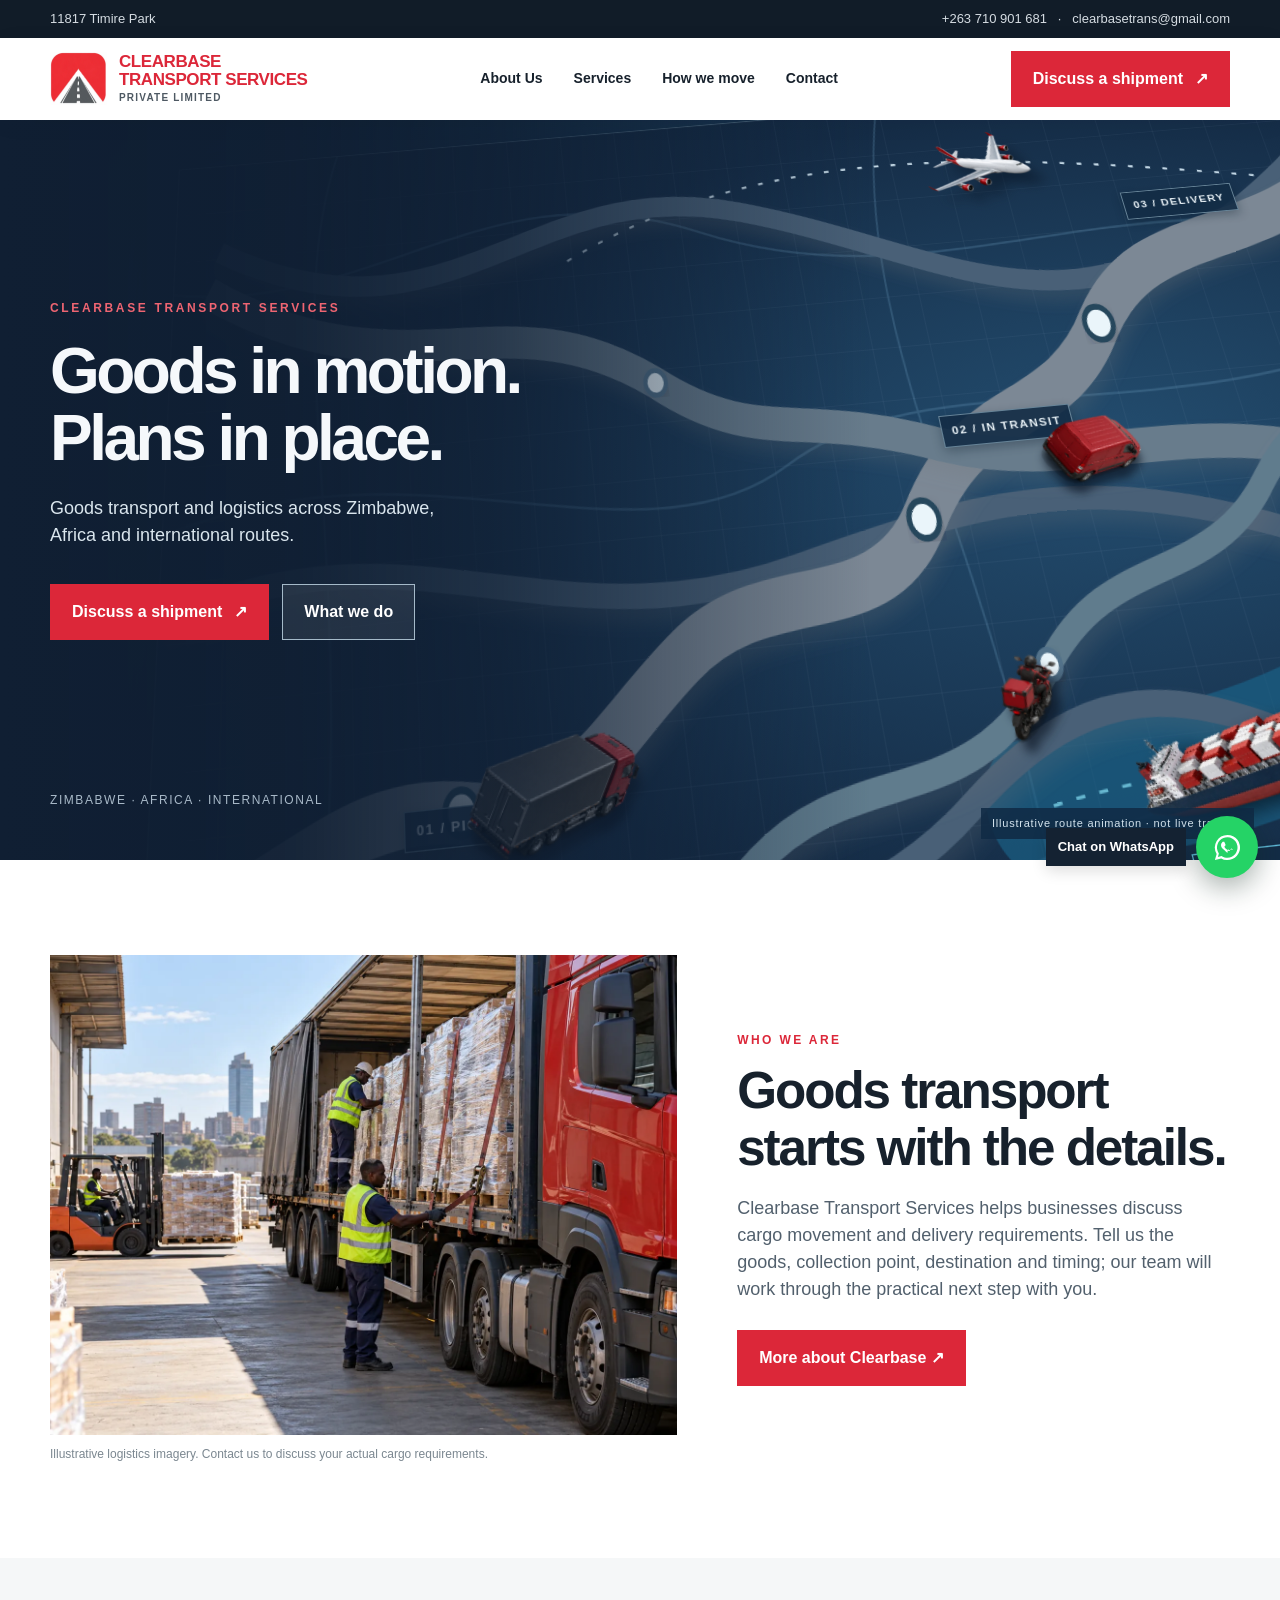
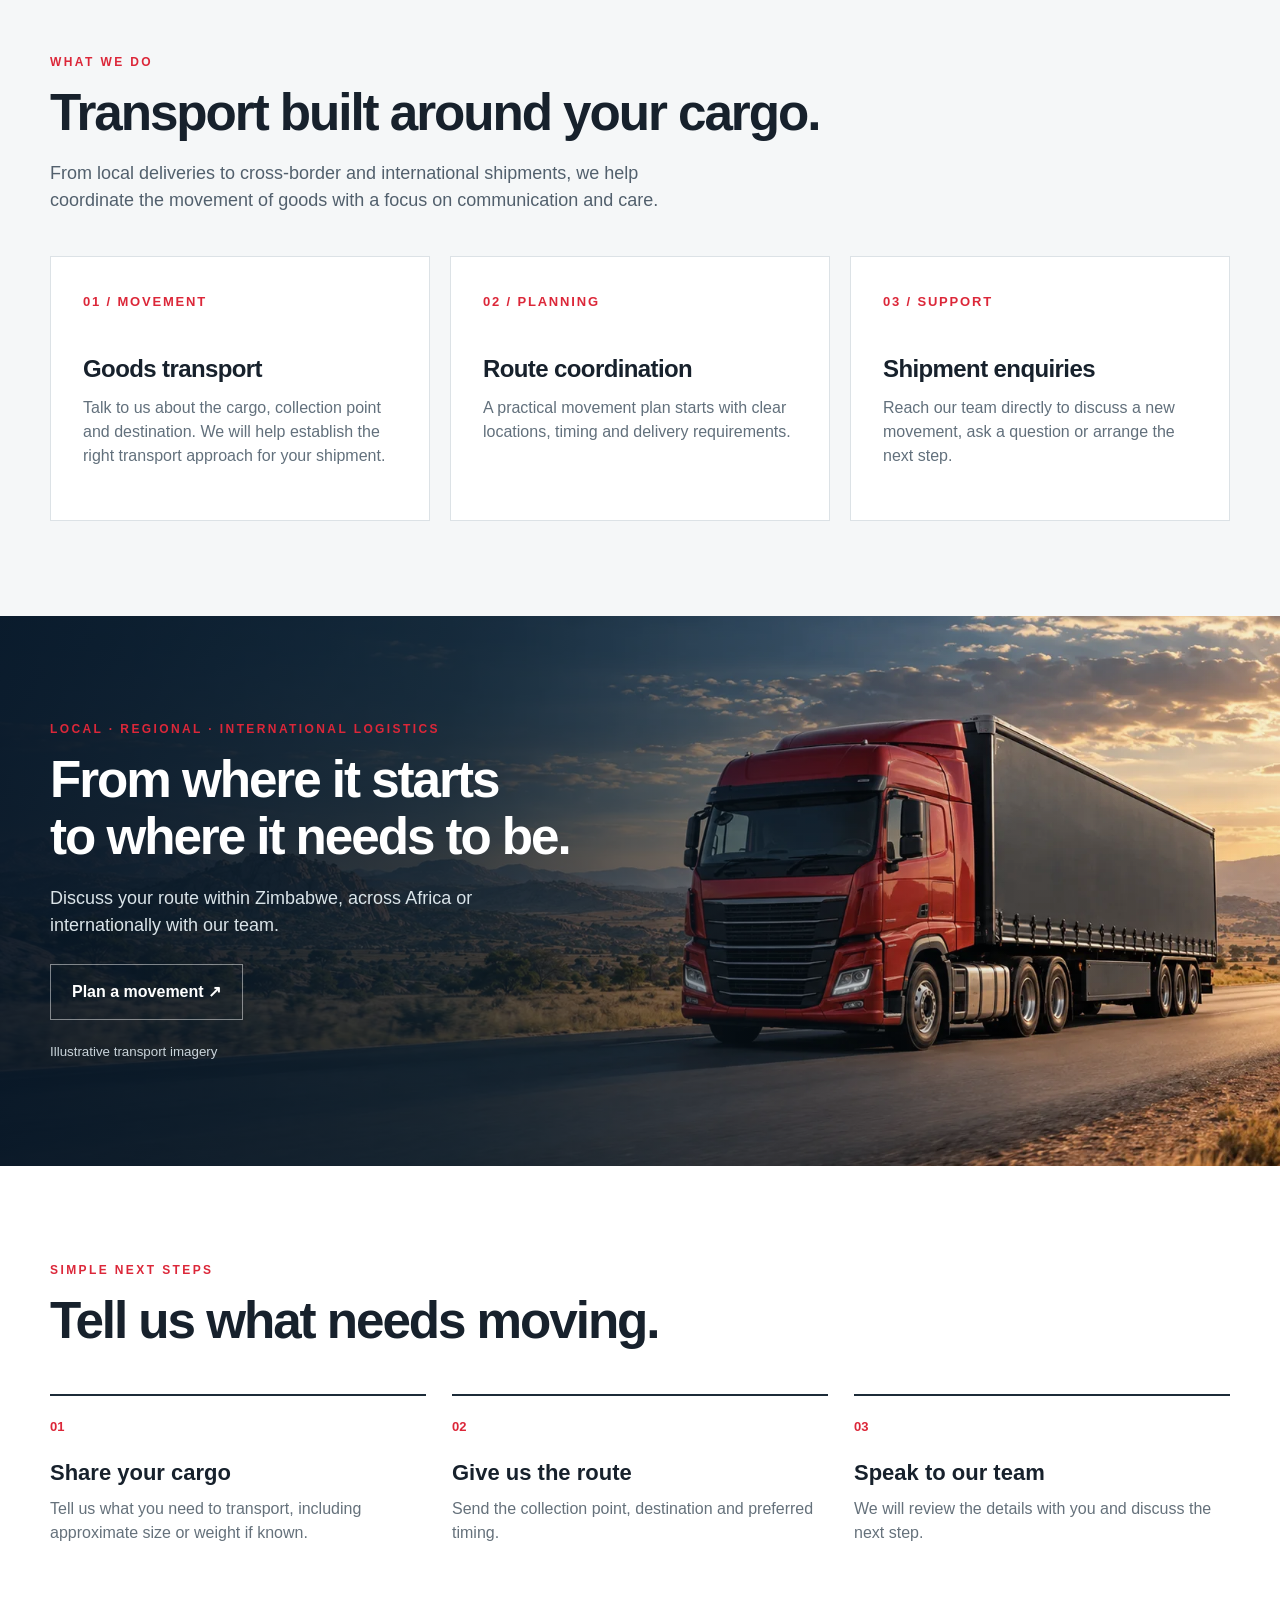
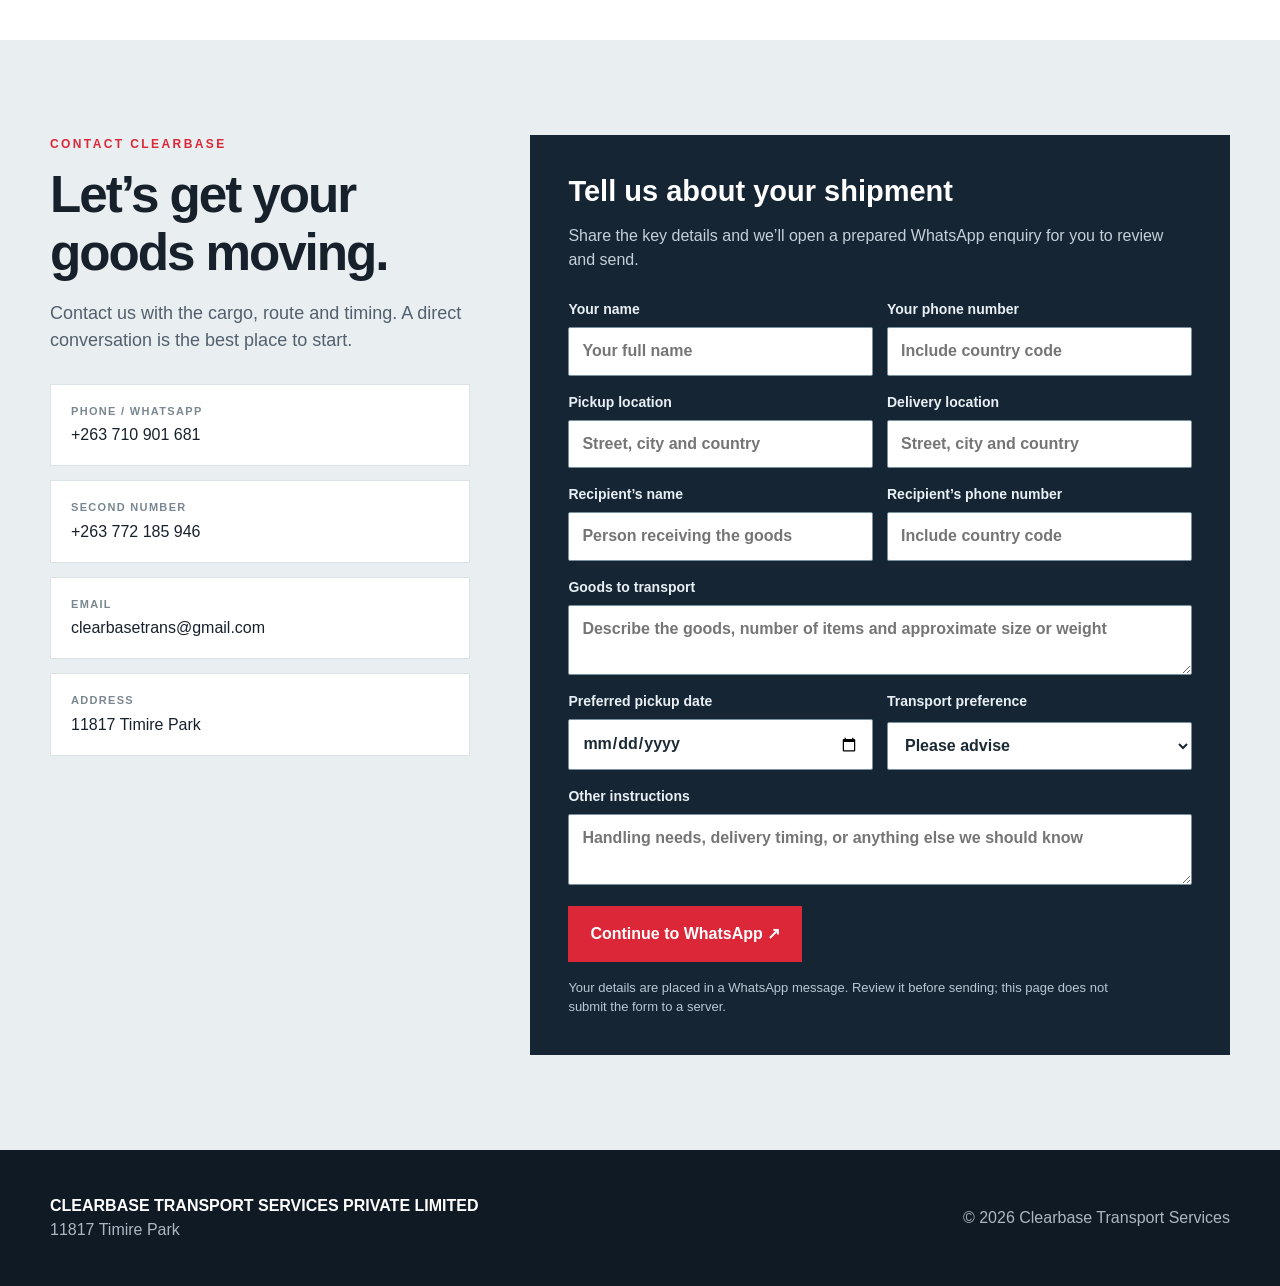
<file: index.html>
<!doctype html>
<html lang="en">
<head>
  <meta charset="utf-8"><meta name="viewport" content="width=device-width,initial-scale=1">
  <title>Clearbase Transport Services | Move with confidence</title>
  <meta name="description" content="Clearbase Transport Services coordinates goods transport and logistics across Zimbabwe, Africa and international routes. Discuss your shipment with our team at 11817 Timire Park.">
  <link rel="icon" type="image/svg+xml" href="data:image/svg+xml,%3Csvg xmlns='http://www.w3.org/2000/svg' viewBox='0 0 64 64'%3E%3Crect x='5' y='5' width='54' height='54' rx='14' fill='%23ed263b'/%3E%3Cpath d='M9 55 32 14 55 55H43L32 35 21 55Z' fill='white'/%3E%3Cpath d='M25 55 32 40 39 55Z' fill='%23313b49'/%3E%3C/svg%3E">
  <style>
    :root{--ink:#17212c;--navy:#111c28;--red:#dc2739;--muted:#63707d;--line:#dce2e6;--paper:#f5f7f8}*{box-sizing:border-box}html{scroll-behavior:smooth}body{margin:0;color:var(--ink);font-family:Inter,Arial,sans-serif;line-height:1.5}a{color:inherit;text-decoration:none}button{font:inherit}img{max-width:100%}.wrap{width:min(1180px,calc(100% - 44px));margin:auto}.topbar{background:#111c28;color:#d5dce2;font-size:13px}.topbar .wrap{display:flex;justify-content:space-between;padding:9px 0;gap:15px}.topbar a:hover,.contact-link:hover{color:var(--red)}header{background:white;position:sticky;top:0;z-index:20;box-shadow:0 4px 22px #0b17220c}.nav{height:82px;display:flex;align-items:center;justify-content:space-between;gap:20px}.brand{display:flex;align-items:center;gap:12px;min-width:0}.brand img{width:165px;height:57px;object-fit:contain;object-position:left center}.navlinks{display:flex;align-items:center;gap:31px;font-weight:650;font-size:14px}.navlinks a:hover{color:var(--red)}.btn{display:inline-flex;align-items:center;justify-content:center;gap:12px;padding:15px 21px;background:var(--red);color:white;font-weight:750;border:1px solid var(--red);min-height:52px;transition:.2s}.btn:hover{background:#b41e30;transform:translateY(-2px)}.btn.secondary{background:transparent;border-color:#fff7;color:white}.btn.secondary:hover{background:#ffffff21}.menu{display:none;background:none;border:0;font-size:28px;color:var(--ink)}.hero{position:relative;min-height:630px;background:#192938 url('/assets/road-freight.webp') center 53%/cover no-repeat;color:white;overflow:hidden}.hero:before{content:"";position:absolute;inset:0;background:linear-gradient(90deg,#101b2bed 0%,#101b2bca 36%,#101b2b40 68%,#101b2b08 100%)}.hero .wrap{position:relative;min-height:630px;display:flex;align-items:center}.hero-copy{max-width:600px;padding:75px 0 95px}.eyebrow{font-size:12px;letter-spacing:.22em;font-weight:800;text-transform:uppercase;color:#ef6572}.hero h1{font-size:clamp(42px,5.5vw,76px);line-height:1.03;letter-spacing:-.055em;margin:21px 0 24px;max-width:650px}.hero p{color:#e1e7eb;font-size:18px;max-width:520px;margin:0 0 35px}.actions{display:flex;flex-wrap:wrap;gap:13px}.hero-meta{position:absolute;left:0;bottom:31px;font-size:12px;letter-spacing:.13em;color:#d1dce4;text-transform:uppercase}.section{padding:95px 0}.section.alt{background:var(--paper)}.kicker{font-size:12px;text-transform:uppercase;letter-spacing:.2em;color:var(--red);font-weight:800;margin:0 0 13px}.section h2{font-size:clamp(32px,4vw,52px);line-height:1.12;letter-spacing:-.04em;margin:0 0 19px}.lead{color:#52606d;font-size:18px;max-width:650px;margin:0}.intro{display:grid;grid-template-columns:1fr 1fr;gap:75px;align-items:center}.intro aside{border-left:3px solid var(--red);padding-left:29px;color:#485766;font-size:19px}.cards{display:grid;grid-template-columns:repeat(3,1fr);gap:20px;margin-top:42px}.card{padding:32px;background:white;border:1px solid var(--line);min-height:265px;transition:transform .25s,box-shadow .25s}.card:hover{transform:translateY(-5px);box-shadow:0 18px 40px #17212c13}.card .num{color:var(--red);font-weight:850;font-size:13px;letter-spacing:.14em}.card h3{font-size:24px;margin:38px 0 9px;letter-spacing:-.025em}.card p{color:#62707c;margin:0}.route{background:#111d29;color:white;overflow:hidden}.route-grid{display:grid;grid-template-columns:.8fr 1.2fr;gap:45px;align-items:center}.route h2{max-width:460px}.route .lead{color:#bdc9d2}.route-visual{height:385px;position:relative;perspective:900px}.route-board{position:absolute;inset:5% 0;background:linear-gradient(145deg,#203548,#122332);border:1px solid #42596c;box-shadow:0 30px 55px #07111b8c;transform:rotateX(10deg) rotateY(-7deg);overflow:hidden}.route-board:before{content:"";position:absolute;inset:0;background-image:linear-gradient(#ffffff08 1px,transparent 1px),linear-gradient(90deg,#ffffff08 1px,transparent 1px);background-size:40px 40px}.route-svg{position:absolute;inset:0;width:100%;height:100%}.route-svg .network{fill:none;stroke:#557187;stroke-width:1.5}.route-svg .active{fill:none;stroke:#ef3b4f;stroke-width:3;stroke-dasharray:8 7;animation:flow 3s linear infinite}.route-svg .dot{fill:#fb5164}.route-svg .ring{fill:none;stroke:#fb5164;stroke-width:1;animation:pulse 2.5s ease-in-out infinite;transform-origin:center}.route-label{position:absolute;font-size:11px;letter-spacing:.08em;font-weight:800;color:#e5edf3}.route-label.one{left:23%;top:18%}.route-label.two{right:16%;bottom:20%}.route-label.three{left:12%;bottom:18%}.route-caption{position:absolute;bottom:16px;left:20px;right:20px;border-top:1px solid #ffffff32;padding-top:10px;font-size:11px;letter-spacing:.12em;color:#a9bac6;text-transform:uppercase}.cargo{position:absolute;right:-4px;top:21px;padding:13px 17px;background:#f4f6f7;color:#17212c;box-shadow:12px 14px 0 #070f17a8;transform:rotateY(-13deg);font-size:12px;font-weight:750;letter-spacing:.08em}.cargo b{display:block;font-size:20px;color:var(--red);letter-spacing:-.02em}.route-truck{position:absolute;left:24%;top:52%;font-size:31px;filter:drop-shadow(2px 4px 6px #000);offset-path:path('M 0 0 C 130 -120 250 50 440 -120');animation:drive 9s linear infinite}.route-note{font-size:12px;letter-spacing:.12em;color:#b6c5d0;margin-top:18px;text-transform:uppercase}.process{display:grid;grid-template-columns:repeat(3,1fr);gap:26px;margin-top:45px}.step{border-top:2px solid #1c2b38;padding-top:18px}.step span{color:var(--red);font-weight:800;font-size:13px}.step h3{font-size:22px;margin:18px 0 8px}.step p{color:#65717b;margin:0}.contact{background:#e9eef1}.contact-grid{display:grid;grid-template-columns:1fr 1fr;gap:60px}.contact-list{display:grid;gap:14px;margin-top:30px}.contact-list a,.contact-list div{display:block;padding:18px 20px;background:white;border:1px solid #dce3e7}.contact-list small{display:block;color:#7a8791;text-transform:uppercase;letter-spacing:.12em;font-size:11px;font-weight:800;margin-bottom:4px}.contact-panel{background:#162534;color:white;padding:38px}.contact-panel h3{font-size:29px;line-height:1.2;margin:0 0 16px}.contact-panel p{color:#c4d0d9;margin:0 0 28px}footer{background:#101a25;color:#abb8c2;padding:44px 0}.foot{display:flex;justify-content:space-between;gap:20px;align-items:center}.foot strong{color:white}.wa{position:fixed;z-index:30;right:22px;bottom:22px;width:62px;height:62px;border-radius:50%;background:#25d366;color:#fff;box-shadow:0 9px 28px #0b231a5c;display:grid;place-items:center;transition:.2s}.wa:hover{transform:scale(1.07)}.wa svg{width:31px;height:31px;fill:currentColor}.wa span{position:absolute;right:72px;white-space:nowrap;background:#142232;color:white;padding:9px 12px;font-size:13px;font-weight:700;box-shadow:0 5px 15px #0002}@keyframes flow{to{stroke-dashoffset:-30}}@keyframes pulse{50%{opacity:.15;transform:scale(1.65)}}@keyframes drive{to{offset-distance:100%}}@media(max-width:850px){.navlinks{display:none;position:absolute;top:82px;left:0;right:0;background:white;padding:20px 24px;box-shadow:0 15px 20px #101a2519;flex-direction:column;align-items:flex-start}.navlinks.open{display:flex}.menu{display:block}.nav>.btn{display:none}.intro,.route-grid,.contact-grid{grid-template-columns:1fr;gap:35px}.cards,.process{grid-template-columns:1fr 1fr}.hero:before{background:linear-gradient(90deg,#101b2be8,#101b2b8a)}.route-visual{height:330px}}@media(max-width:600px){.wrap{width:min(100% - 36px,1180px)}.topbar .wrap{display:block;text-align:center}.topbar .wrap span{display:none}.nav{height:70px}.brand img{width:147px}.navlinks{top:70px}.hero,.hero .wrap{min-height:580px}.hero-copy{padding:62px 0 90px}.hero h1{font-size:48px}.hero p{font-size:16px}.section{padding:70px 0}.cards,.process{grid-template-columns:1fr}.card{min-height:220px}.route-visual{height:280px}.route-label{font-size:9px}.contact-panel{padding:27px}.wa{right:16px;bottom:16px;width:56px;height:56px}.wa span{display:none}.foot{display:block}}@media(prefers-reduced-motion:reduce){*,*:before,*:after{animation-duration:.01ms!important;scroll-behavior:auto!important;transition-duration:.01ms!important}}
    .brand img{width:57px;height:57px;object-fit:contain}.brand-wordmark{font-size:17px;line-height:1.03;font-weight:850;letter-spacing:-.025em;color:var(--red)}.brand-wordmark small{display:block;color:#4e5963;font-size:10px;font-weight:700;letter-spacing:.12em;margin-top:5px}@media(max-width:600px){.brand img{width:48px;height:48px}.brand-wordmark{font-size:14px}.brand-wordmark small{font-size:9px}}.moving-truck{position:absolute;width:35%;left:15%;top:47%;z-index:2;filter:drop-shadow(5px 12px 8px #000a);animation:truck-route 9s ease-in-out infinite alternate;transform-origin:50% 80%}@keyframes truck-route{0%{transform:translate(0,0) scale(.86) rotate(-5deg)}50%{transform:translate(48%,-28%) scale(.96) rotate(-2deg)}100%{transform:translate(105%,-66%) scale(.72) rotate(-5deg)}}@media(prefers-reduced-motion:reduce){.moving-truck{animation:none;transform:translate(48%,-28%) scale(.9)}}
    .hero.motion-hero{background:#142331;min-height:740px}.motion-hero:before{background:linear-gradient(90deg,#0d1b2ae8 0%,#102235b0 35%,#1022350d 78%),linear-gradient(0deg,#102130cd,#10213000 28%);z-index:2;pointer-events:none}.motion-hero .wrap{min-height:740px;z-index:3;align-items:flex-start}.motion-hero .hero-copy{padding:102px 0 90px;max-width:570px;position:relative;z-index:3}.motion-hero .hero-copy h1{font-size:clamp(44px,5.6vw,76px)}.motion-hero .hero-copy p{max-width:430px}.hero-map{position:absolute;inset:0;overflow:hidden;perspective:1100px;background:radial-gradient(ellipse at 78% 45%,#35506a 0%,#1a3145 42%,#101e2b 100%)}.hero-map:after{content:"";position:absolute;inset:0;background:radial-gradient(ellipse at center,transparent 45%,#0b182653)}.map-plane{position:absolute;inset:-15% -4% -4% 20%;transform:rotateX(19deg) rotateZ(-5deg) scale(1.05);transform-origin:70% 50%;background-image:linear-gradient(#ffffff0b 1px,transparent 1px),linear-gradient(90deg,#ffffff0b 1px,transparent 1px);background-size:58px 58px;box-shadow:inset 0 0 130px #081421}.map-art{position:absolute;width:100%;height:100%;inset:0;overflow:visible}.map-art .terrain{fill:none;stroke:#78a2b351;stroke-width:1.6}.map-art .road{fill:none;stroke:#a9c0cb64;stroke-width:2}.map-art .active{fill:none;stroke:#fe5a68;stroke-width:3.2;stroke-dasharray:9 12;animation:flow 5s linear infinite}.map-art .local{stroke:#ffbe67}.map-art .place{fill:#ff6a78;stroke:#fff;stroke-width:2}.map-caption{position:absolute;color:#d5e2e9;font-size:12px;letter-spacing:.17em;font-weight:850;text-transform:uppercase;text-shadow:0 2px 5px #05111a;z-index:2}.map-caption.a{left:29%;top:52%}.map-caption.b{right:12%;top:25%}.map-caption.c{right:13%;bottom:14%}.vehicle{position:absolute;z-index:2;filter:drop-shadow(8px 14px 10px #06111ecb);will-change:transform}.vehicle.truck-one{width:25%;left:40%;top:58%;animation:truck-cross 18s linear infinite}.vehicle.truck-two{width:19%;right:7%;top:9%;animation:truck-upper 22s linear infinite}.vehicle.bike-one{width:11%;right:16%;bottom:20%;animation:bike-cross 16s linear infinite}.map-legend{position:absolute;right:4%;bottom:4%;z-index:3;border:1px solid #ffffff40;background:#0b1a29af;backdrop-filter:blur(8px);padding:15px 18px;color:#dae4e9;font-size:11px;letter-spacing:.12em;text-transform:uppercase}.map-legend b{color:#fff;font-size:14px;display:block;letter-spacing:.02em;margin-bottom:3px}.hero-progress{position:absolute;left:0;right:0;bottom:0;height:3px;background:#ffffff2b;z-index:4}.hero-progress:after{content:"";display:block;width:25%;height:100%;background:#f34b5e;animation:progress 18s linear infinite}@keyframes truck-cross{0%{transform:translate(-36%,24%) scale(.66)}25%{transform:translate(5%,-1%) scale(.76)}60%{transform:translate(67%,-47%) scale(.87)}100%{transform:translate(155%,-100%) scale(.64)}}@keyframes truck-upper{0%{transform:translate(-65%,80%) scale(.66);opacity:0}16%{opacity:1}80%{opacity:1}100%{transform:translate(86%,-56%) scale(.79);opacity:0}}@keyframes bike-cross{0%{transform:translate(-240%,70%) scale(.7);opacity:0}18%{opacity:1}85%{opacity:1}100%{transform:translate(80%,-85%) scale(.83);opacity:0}}@keyframes progress{to{transform:translateX(400%)}}.photo-feature{display:grid;grid-template-columns:1.12fr .88fr;gap:60px;align-items:center}.photo-feature img{display:block;width:100%;height:480px;object-fit:cover}.photo-feature figcaption{font-size:12px;color:#7b8790;margin-top:10px}.photo-feature figure{margin:0}.photo-feature .lead{margin-bottom:27px}.road-photo{position:relative;color:white;background:#17232e url('/assets/road-freight.webp') center 58%/cover no-repeat;min-height:550px;display:flex;align-items:center}.road-photo:before{content:"";position:absolute;inset:0;background:linear-gradient(90deg,#081828e8 0%,#0c1e2cc0 35%,#0c1e2c08 80%)}.road-photo .wrap{position:relative}.road-photo h2{max-width:650px}.road-photo p:not(.kicker){font-size:18px;color:#dae4e9;max-width:470px;margin-bottom:25px}.road-photo small{display:block;color:#cad4db;margin-top:22px}@media(max-width:850px){.hero.motion-hero,.motion-hero .wrap{min-height:700px}.motion-hero:before{background:linear-gradient(180deg,#102033e0 0%,#1020339c 37%,#10203322 80%)}.motion-hero .hero-copy{padding-top:55px}.map-plane{inset:22% -16% -5% -8%;transform:rotateX(16deg) rotateZ(-5deg)}.vehicle.truck-one{width:33%}.vehicle.truck-two{width:26%}.vehicle.bike-one{width:16%}.photo-feature{grid-template-columns:1fr;gap:28px}}@media(max-width:600px){.hero.motion-hero,.motion-hero .wrap{min-height:780px}.motion-hero .hero-copy{padding-top:43px}.motion-hero .hero-copy h1{font-size:47px}.motion-hero .hero-copy p{font-size:16px;max-width:340px}.map-plane{inset:32% -48% -5% -38%;transform:rotateX(12deg) rotateZ(-6deg)}.map-caption{font-size:9px}.map-legend{right:7%;bottom:8%;font-size:9px}.photo-feature img{height:320px}.road-photo{min-height:480px}}@media(prefers-reduced-motion:reduce){.hero-progress:after,.vehicle,.map-art .active{animation:none!important}.vehicle.truck-one{transform:translate(20%,-10%)}.vehicle.truck-two{transform:translate(0,0)}.vehicle.bike-one{transform:translate(0,0)}}
  </style>
  <link rel="stylesheet" href="./route-animation.css">
  <link rel="stylesheet" href="./shipment-form.css">
<style>.cargo-details{margin:8px 0 12px;padding:20px;border:1px solid #5d7183;border-radius:4px;min-width:0}.cargo-details legend{padding:0 8px;font-weight:750;font-size:16px}.cargo-hint{font-size:14px!important;margin:0 0 16px!important}.cargo-details small{display:block;color:#c4d0d9;font-size:13px;margin:9px 0 18px}.dimension-fields{display:grid;grid-template-columns:repeat(3,minmax(0,1fr));gap:12px}.shipment-faq{max-width:900px;margin-top:32px}.shipment-faq details{border-bottom:1px solid #dce2e6;padding:22px 0}.shipment-faq summary{font-size:19px;font-weight:700;cursor:pointer}.shipment-faq p{max-width:750px;color:#52606d;margin:16px 0 0}.enquiry-review{width:min(640px,calc(100% - 32px));max-height:85vh;border:0;padding:28px;color:#17212c;border-radius:8px}.enquiry-review::backdrop{background:#0b1728b3}.enquiry-review h2{font-size:27px;margin:0 0 12px}.enquiry-review pre{font:14px/1.65 Arial,sans-serif;white-space:pre-wrap;background:#f3f6f8;padding:20px}.review-actions{display:flex;gap:12px;flex-wrap:wrap}.review-actions button{cursor:pointer}.review-edit{background:white!important;color:#17212c!important;border-color:#bdc8d1!important}.preview-banner{padding:12px 22px;background:#fff2cd;color:#513a0c;text-align:center;font-size:14px}.shipment-form input,.shipment-form textarea,.shipment-form select{font-size:16px!important;width:100%;min-width:0}@media(max-width:480px){.dimension-fields{grid-template-columns:1fr}.enquiry-review{padding:20px}.cargo-details{padding:16px}}</style></head>
<body>
  <div class="topbar"><div class="wrap"><span>11817 Timire Park</span><div><a href="tel:+263710901681">+263 710 901 681</a> &nbsp; · &nbsp; <a href="mailto:clearbasetrans@gmail.com">clearbasetrans@gmail.com</a></div></div></div>
  <header><div class="wrap nav"><a href="#home" class="brand" aria-label="Clearbase Transport Services home"><img src="./assets/clearbase-mark.webp" alt=""><span class="brand-wordmark">CLEARBASE<br>TRANSPORT SERVICES<small>PRIVATE LIMITED</small></span></a><nav id="nav" class="navlinks" aria-label="Main navigation"><a href="./about.html">About Us</a><a href="#services">Services</a><a href="#network">How we move</a><a href="#contact">Contact</a></nav><a class="btn" href="#contact">Discuss a shipment <span aria-hidden="true">↗</span></a><button class="menu" id="menu" aria-label="Open menu" aria-expanded="false" aria-controls="nav">☰</button></div></header>
  <main id="home">
<section class="hero motion-hero scene-hero" aria-label="Animated transport map showing a truck, van, bike, cargo ship and aircraft on separate routes">
  <div class="scene" aria-hidden="true">
    <div class="scene-map">
      <svg class="scene-roads" viewBox="0 0 1200 700" preserveAspectRatio="none">
        <defs>
          <filter id="road-shadow"><feDropShadow dx="2" dy="9" stdDeviation="7" flood-color="#6e767a" flood-opacity=".24"/></filter>
          <filter id="node-shadow"><feDropShadow dx="2" dy="5" stdDeviation="4" flood-color="#27313a" flood-opacity=".18"/></filter>
        </defs>
        <path class="contour" d="M-80 95 C180 180 300 10 540 100 S990 70 1300 170 M-80 335 C195 215 420 380 590 300 S980 320 1300 220 M-80 610 C195 490 340 680 650 605 S1030 525 1300 645 M180 -30 C80 160 220 380 110 740 M760 -30 C650 240 810 420 735 740"/>
        <path class="sea-channel" d="M755 550 C855 535 960 550 1150 475"/>
        <path id="ship-path" class="sea-route" d="M770 550 C865 535 970 545 1135 480"/>
        <path id="air-path" class="air-route" d="M400 115 C625 20 870 50 1210 105"/>
        <path class="secondary-road" d="M45 80 C280 195 365 30 585 85 S900 250 1180 80 M0 370 C230 305 350 420 585 375 S925 320 1220 450 M80 690 C280 540 490 670 700 545 S995 545 1240 630"/>
        <path id="freight-path" class="main-road" d="M-40 580 C105 570 150 500 265 515 C360 530 390 480 470 430 C555 375 650 425 710 350 C780 260 860 290 925 210 C1000 125 1100 165 1240 85"/>
        <path id="van-path" class="service-road" d="M35 115 C230 225 330 135 475 225 C565 285 610 255 740 295 C880 335 1005 275 1200 360"/>
        <path id="bike-path" class="lastmile-road" d="M240 680 C315 585 420 625 510 565 C610 505 700 555 795 460 C875 385 960 420 1040 345 C1100 290 1145 300 1240 255"/>
        <circle class="hub" cx="265" cy="515" r="14"/><circle class="hub" cx="710" cy="350" r="14"/><circle class="hub" cx="925" cy="210" r="14"/>
        <circle class="small-hub" cx="475" cy="225" r="10"/><circle class="small-hub" cx="795" cy="460" r="10"/>
      </svg>
      <div class="route-stamp stamp-one">01 / PICKUP</div>
      <div class="route-stamp stamp-two">02 / IN TRANSIT</div>
      <div class="route-stamp stamp-three">03 / DELIVERY</div>
      <div class="route-stamp sea-stamp">SEA ROUTE</div>
      <img class="route-vehicle freight-model" src="./assets/model-truck.webp" alt="">
      <img class="route-vehicle van-model" src="./assets/model-van.webp" alt="">
      <img class="route-vehicle bike-model" src="./assets/model-bike.webp" alt="">
      <img class="route-vehicle ship-model" src="./assets/model-ship.webp" alt="">
      <img class="route-vehicle plane-model" src="./assets/model-plane.webp" alt="">
    </div>
  </div>
  <div class="wrap"><div class="hero-copy"><div class="eyebrow">CLEARBASE TRANSPORT SERVICES</div><h1>Goods in motion.<br>Plans in place.</h1><p>Goods transport and logistics across Zimbabwe, Africa and international routes.</p><div class="actions"><a class="btn" href="https://wa.me/263710901681?text=Hello%20Clearbase%2C%20I%27d%20like%20to%20discuss%20a%20shipment." target="_blank" rel="noopener">Discuss a shipment <span aria-hidden="true">↗</span></a><a class="btn scene-secondary" href="#services">What we do</a></div></div><div class="hero-meta">ZIMBABWE · AFRICA · INTERNATIONAL</div></div>
  <div class="scene-note">Illustrative route animation · not live tracking</div>
</section>

    <section class="section" id="about"><div class="wrap photo-feature"><figure><img src="./assets/cargo-loading.webp" alt="Illustrative warehouse scene showing goods secured on a freight truck" loading="lazy"><figcaption>Illustrative logistics imagery. Contact us to discuss your actual cargo requirements.</figcaption></figure><div><p class="kicker">WHO WE ARE</p><h2>Goods transport starts with the details.</h2><p class="lead">Clearbase Transport Services helps businesses discuss cargo movement and delivery requirements. Tell us the goods, collection point, destination and timing; our team will work through the practical next step with you.</p><a class="btn" href="./about.html">More about Clearbase ↗</a></div></div></section>
    <section class="section alt" id="services"><div class="wrap"><p class="kicker">WHAT WE DO</p><h2>Transport built around your cargo.</h2><p class="lead">From local deliveries to cross-border and international shipments, we help coordinate the movement of goods with a focus on communication and care.</p><div class="cards"><article class="card"><span class="num">01 / MOVEMENT</span><h3>Goods transport</h3><p>Talk to us about the cargo, collection point and destination. We will help establish the right transport approach for your shipment.</p></article><article class="card"><span class="num">02 / PLANNING</span><h3>Route coordination</h3><p>A practical movement plan starts with clear locations, timing and delivery requirements.</p></article><article class="card"><span class="num">03 / SUPPORT</span><h3>Shipment enquiries</h3><p>Reach our team directly to discuss a new movement, ask a question or arrange the next step.</p></article></div></div></section>
    <section class="section road-photo" id="network"><div class="wrap"><p class="kicker">LOCAL · REGIONAL · INTERNATIONAL LOGISTICS</p><h2>From where it starts<br>to where it needs to be.</h2><p>Discuss your route within Zimbabwe, across Africa or internationally with our team.</p><a class="btn secondary" href="#contact">Plan a movement ↗</a><small>Illustrative transport imagery</small></div></section>
    <section class="section"><div class="wrap"><p class="kicker">SIMPLE NEXT STEPS</p><h2>Tell us what needs moving.</h2><div class="process"><div class="step"><span>01</span><h3>Share your cargo</h3><p>Tell us what you need to transport, including approximate size or weight if known.</p></div><div class="step"><span>02</span><h3>Give us the route</h3><p>Send the collection point, destination and preferred timing.</p></div><div class="step"><span>03</span><h3>Speak to our team</h3><p>We will review the details with you and discuss the next step.</p></div></div></div></section>
    <section class="section contact" id="contact"><div class="wrap contact-grid"><div><p class="kicker">CONTACT CLEARBASE</p><h2>Let’s get your goods moving.</h2><p class="lead">Contact us with the cargo, route and timing. A direct conversation is the best place to start.</p><div class="contact-list"><a class="contact-link" href="tel:+263710901681"><small>Phone / WhatsApp</small>+263 710 901 681</a><a class="contact-link" href="tel:+263772185946"><small>Second number</small>+263 772 185 946</a><a class="contact-link" href="mailto:clearbasetrans@gmail.com"><small>Email</small>clearbasetrans@gmail.com</a><div><small>Address</small>11817 Timire Park</div></div></div><div class="contact-panel"><h3>Tell us about your shipment</h3><p>Share the key details and we’ll open a prepared WhatsApp enquiry for you to review and send.</p>
      <form id="shipment-form" class="shipment-form">
        <div class="form-pair"><label>Your name <input name="senderName" autocomplete="name" required placeholder="Your full name"></label><label>Your phone number <input name="senderPhone" type="tel" autocomplete="tel" required placeholder="Include country code"></label></div>
        <div class="form-pair"><label>Pickup location <input name="pickup" required placeholder="Street, city and country"></label><label>Delivery location <input name="delivery" required placeholder="Street, city and country"></label></div>
        <div class="form-pair"><label>Recipient’s name <input name="recipientName" required placeholder="Person receiving the goods"></label><label>Recipient’s phone number <input name="recipientPhone" type="tel" required placeholder="Include country code"></label></div>
        <label>Goods to transport <textarea name="cargo" rows="2" required placeholder="Describe the goods, number of items and approximate size or weight"></textarea></label>
        <div class="form-pair"><label>Preferred pickup date <input name="pickupDate" type="date"></label><label>Transport preference <select name="mode"><option value="">Please advise</option><option>Truck or van</option><option>Motorbike delivery</option><option>Sea freight</option><option>Air freight</option></select></label></div>
        <label>Other instructions <textarea name="notes" rows="2" placeholder="Handling needs, delivery timing, or anything else we should know"></textarea></label>
        <button class="btn" type="submit">Continue to WhatsApp ↗</button>
        <small class="form-disclosure">Your details are placed in a WhatsApp message. Review it before sending; this page does not submit the form to a server.</small>
      </form></div></div></section>

  </main>
  <footer><div class="wrap foot"><div><strong>CLEARBASE TRANSPORT SERVICES PRIVATE LIMITED</strong><br>11817 Timire Park</div><div>© <span id="year">2026</span> Clearbase Transport Services</div></div></footer>
  <a class="wa" href="https://wa.me/263710901681?text=Hello%20Clearbase%2C%20I%27d%20like%20to%20discuss%20a%20shipment." target="_blank" rel="noopener" aria-label="Chat with Clearbase on WhatsApp"><span>Chat on WhatsApp</span><svg viewBox="0 0 32 32" aria-hidden="true"><path d="M16 3A13 13 0 0 0 4.8 22.6L3 29l6.5-1.7A13 13 0 1 0 16 3zm0 23.6c-2 0-4-.6-5.7-1.6l-.4-.2-3.8 1 1-3.7-.3-.4A10.6 10.6 0 1 1 16 26.6zm5.8-7.9c-.3-.2-1.8-.9-2.1-1s-.5-.2-.7.2-.8 1-1 1.2-.4.2-.7.1a8.7 8.7 0 0 1-2.6-1.6 9.9 9.9 0 0 1-1.8-2.2c-.2-.3 0-.5.2-.7l.5-.6.3-.5c.1-.2 0-.5 0-.7l-1-2.4c-.3-.6-.5-.5-.7-.5h-.6c-.3 0-.7.1-1 .5s-1.3 1.3-1.3 3.1 1.3 3.5 3 4.7 4.3 5.4 3.8 1.3 4.6 1.2 1.2-.1 1.8-.8 2.1-1.5.3-.7.3-1.3.2-1.5s-.3-.2-.6-.4z"/></svg></a>
  <script>const menu=document.querySelector('#menu'),nav=document.querySelector('#nav');menu.addEventListener('click',()=>{const open=nav.classList.toggle('open');menu.setAttribute('aria-expanded',String(open));menu.setAttribute('aria-label',open?'Close menu':'Open menu')});nav.querySelectorAll('a').forEach(a=>a.addEventListener('click',()=>{nav.classList.remove('open');menu.setAttribute('aria-expanded','false')}));document.querySelector('#year').textContent=new Date().getFullYear();</script>
<script src="./route-animation.js" defer></script>
<script src="./shipment-form.js" defer></script>
</body>
</html>
</file>
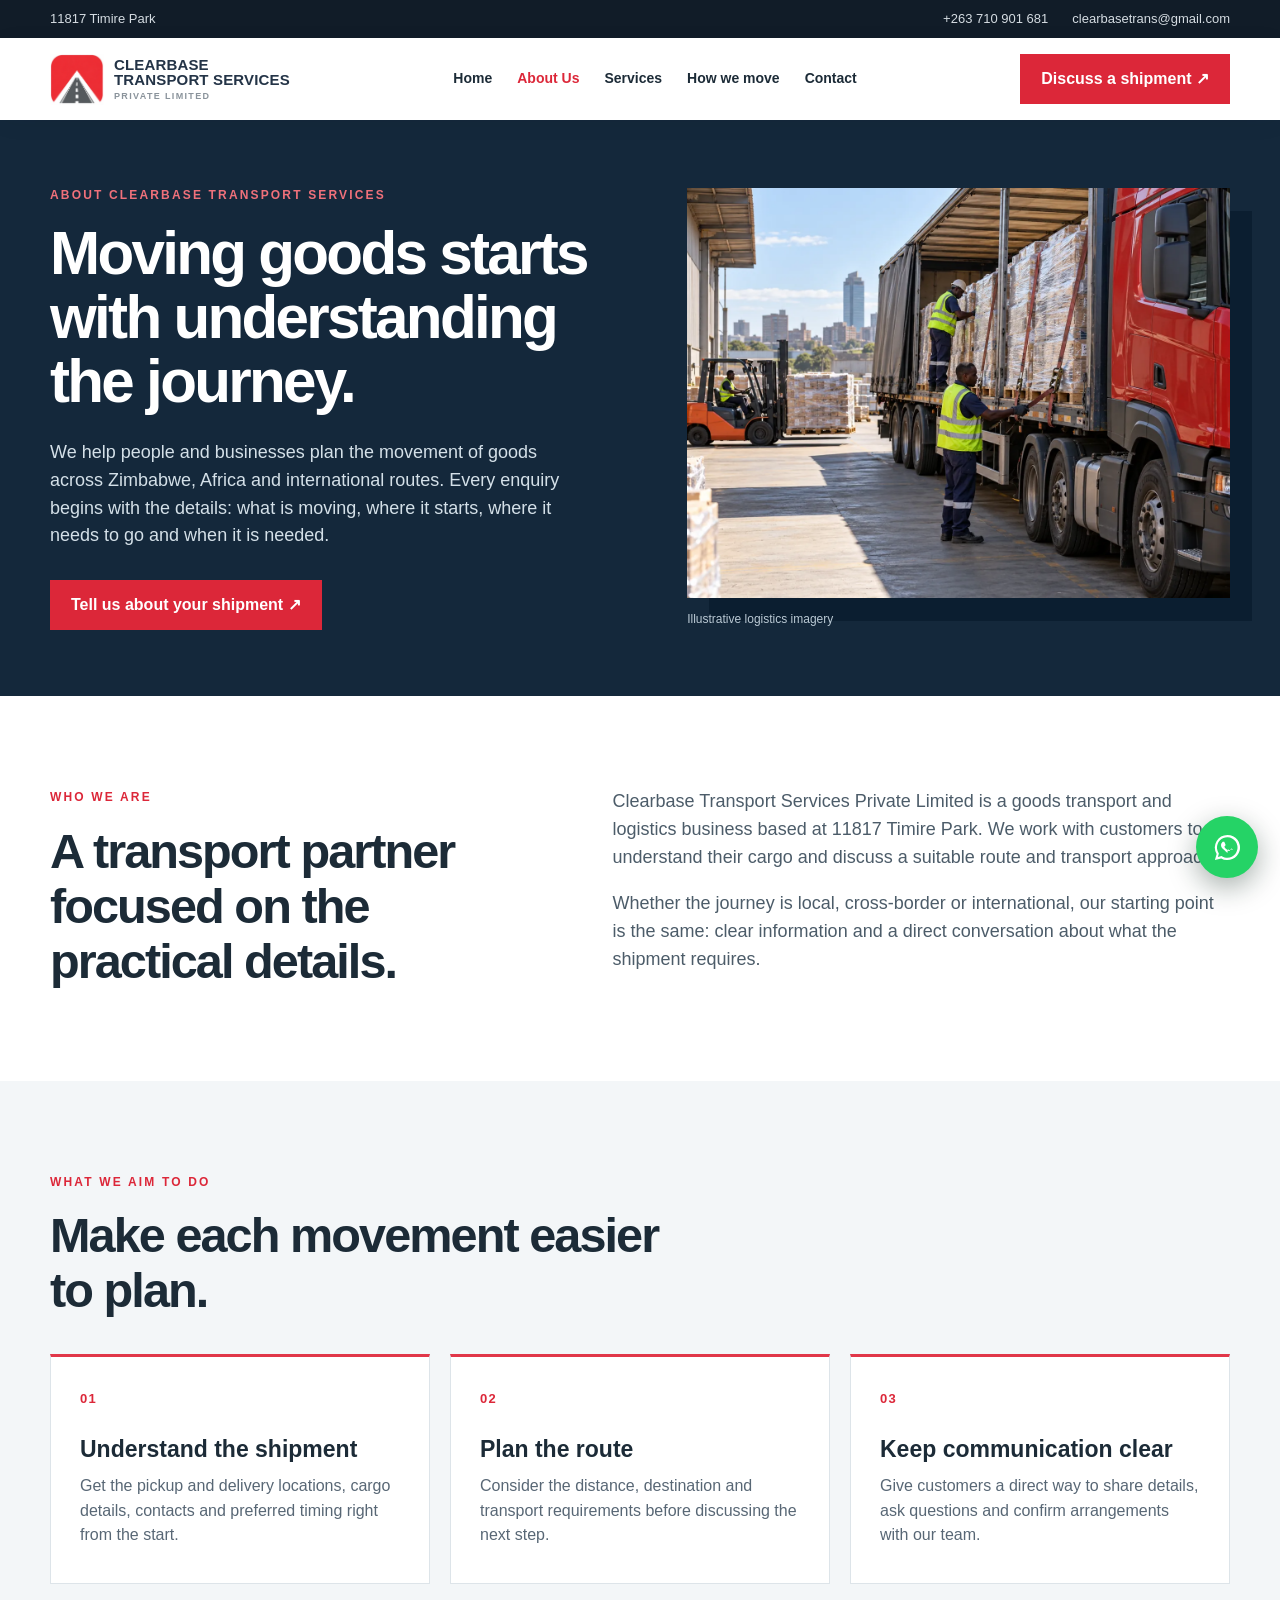
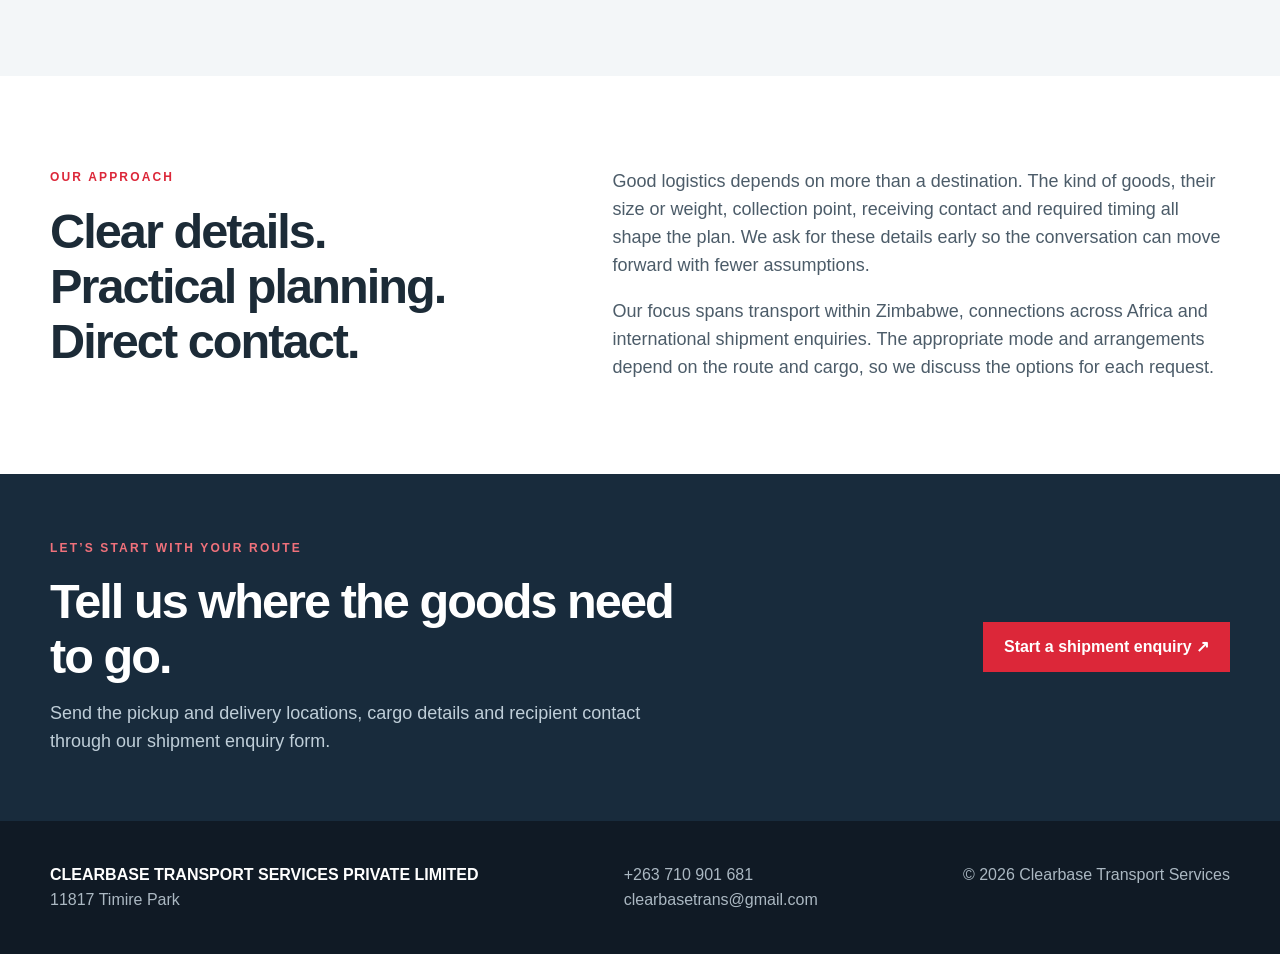
<file: about.html>
<!doctype html>
<html lang="en">
<head>
  <meta charset="utf-8"><meta name="viewport" content="width=device-width,initial-scale=1">
  <title>About Clearbase Transport Services | Zimbabwe, Africa & International Logistics</title>
  <meta name="description" content="Get to know Clearbase Transport Services: who we are, what we aim to achieve and how we approach goods transport across Zimbabwe, Africa and international routes.">
  <link rel="icon" type="image/svg+xml" href="data:image/svg+xml,%3Csvg xmlns='http://www.w3.org/2000/svg' viewBox='0 0 64 64'%3E%3Crect x='5' y='5' width='54' height='54' rx='14' fill='%23ed263b'/%3E%3Cpath d='M9 55 32 14 55 55H43L32 35 21 55Z' fill='white'/%3E%3Cpath d='M25 55 32 40 39 55Z' fill='%23313b49'/%3E%3C/svg%3E">
  <link rel="stylesheet" href="./about.css">
</head>
<body>
  <div class="topbar"><div class="wrap"><span>11817 Timire Park</span><a href="tel:+263710901681">+263 710 901 681</a><a href="mailto:clearbasetrans@gmail.com">clearbasetrans@gmail.com</a></div></div>
  <header><div class="wrap nav"><a href="./index.html" class="brand" aria-label="Clearbase Transport Services home"><img src="./assets/clearbase-mark.webp" alt=""><span>CLEARBASE<br>TRANSPORT SERVICES<small>PRIVATE LIMITED</small></span></a><nav aria-label="Main navigation"><a href="./index.html">Home</a><a href="./about.html" aria-current="page">About Us</a><a href="./index.html#services">Services</a><a href="./index.html#network">How we move</a><a href="./index.html#contact">Contact</a></nav><a class="button nav-cta" href="./index.html#contact">Discuss a shipment ↗</a></div></header>
  <main>
    <section class="about-hero"><div class="wrap hero-grid"><div><p class="eyebrow">ABOUT CLEARBASE TRANSPORT SERVICES</p><h1>Moving goods starts with understanding the journey.</h1><p>We help people and businesses plan the movement of goods across Zimbabwe, Africa and international routes. Every enquiry begins with the details: what is moving, where it starts, where it needs to go and when it is needed.</p><a class="button" href="./index.html#contact">Tell us about your shipment ↗</a></div><figure><img src="./assets/cargo-loading.webp" alt="Illustrative cargo loading scene" loading="eager"><figcaption>Illustrative logistics imagery</figcaption></figure></div></section>
    <section class="section"><div class="wrap split"><div><p class="eyebrow red">WHO WE ARE</p><h2>A transport partner focused on the practical details.</h2></div><div class="prose"><p>Clearbase Transport Services Private Limited is a goods transport and logistics business based at 11817 Timire Park. We work with customers to understand their cargo and discuss a suitable route and transport approach.</p><p>Whether the journey is local, cross-border or international, our starting point is the same: clear information and a direct conversation about what the shipment requires.</p></div></div></section>
    <section class="section pale"><div class="wrap"><p class="eyebrow red">WHAT WE AIM TO DO</p><h2>Make each movement easier to plan.</h2><div class="aim-grid"><article><span>01</span><h3>Understand the shipment</h3><p>Get the pickup and delivery locations, cargo details, contacts and preferred timing right from the start.</p></article><article><span>02</span><h3>Plan the route</h3><p>Consider the distance, destination and transport requirements before discussing the next step.</p></article><article><span>03</span><h3>Keep communication clear</h3><p>Give customers a direct way to share details, ask questions and confirm arrangements with our team.</p></article></div></div></section>
    <section class="section"><div class="wrap split"><div><p class="eyebrow red">OUR APPROACH</p><h2>Clear details. Practical planning. Direct contact.</h2></div><div class="prose"><p>Good logistics depends on more than a destination. The kind of goods, their size or weight, collection point, receiving contact and required timing all shape the plan. We ask for these details early so the conversation can move forward with fewer assumptions.</p><p>Our focus spans transport within Zimbabwe, connections across Africa and international shipment enquiries. The appropriate mode and arrangements depend on the route and cargo, so we discuss the options for each request.</p></div></div></section>
    <section class="reach"><div class="wrap reach-grid"><div><p class="eyebrow">LET’S START WITH YOUR ROUTE</p><h2>Tell us where the goods need to go.</h2><p>Send the pickup and delivery locations, cargo details and recipient contact through our shipment enquiry form.</p></div><a class="button" href="./index.html#contact">Start a shipment enquiry ↗</a></div></section>
  </main>
  <footer><div class="wrap footer-grid"><div><strong>CLEARBASE TRANSPORT SERVICES PRIVATE LIMITED</strong><br>11817 Timire Park</div><div><a href="tel:+263710901681">+263 710 901 681</a><br><a href="mailto:clearbasetrans@gmail.com">clearbasetrans@gmail.com</a></div><div>© <span id="year">2026</span> Clearbase Transport Services</div></div></footer>
  <a class="wa" href="https://wa.me/263710901681?text=Hello%20Clearbase%2C%20I%27d%20like%20to%20discuss%20a%20shipment." target="_blank" rel="noopener" aria-label="Chat with Clearbase on WhatsApp"><svg viewBox="0 0 32 32" aria-hidden="true"><path d="M16 3A13 13 0 0 0 4.8 22.6L3 29l6.5-1.7A13 13 0 1 0 16 3zm0 23.6c-2 0-4-.6-5.7-1.6l-.4-.2-3.8 1 1-3.7-.3-.4A10.6 10.6 0 1 1 16 26.6zm5.8-7.9c-.3-.2-1.8-.9-2.1-1s-.5-.2-.7.2-.8 1-1 1.2-.4.2-.7.1a8.7 8.7 0 0 1-2.6-1.6 9.9 9.9 0 0 1-1.8-2.2c-.2-.3 0-.5.2-.7l.5-.6.3-.5c.1-.2 0-.5 0-.7l-1-2.4c-.3-.6-.5-.5-.7-.5h-.6c-.3 0-.7.1-1 .5s-1.3 1.3-1.3 3.1 1.3 3.5 3 4.7 4.3 5.4 3.8 1.3 4.6 1.2 1.2-.1 1.8-.8 2.1-1.5.3-.7.3-1.3.2-1.5s-.3-.2-.6-.4z"/></svg></a>
  <script>document.querySelector('#year').textContent=new Date().getFullYear()</script>
</body>
</html>
</file>
<file: route-animation.css>
.scene-hero{position:relative;background:#101f33;color:#f5f8fb;min-height:720px;overflow:hidden}
.scene-hero:before{content:"";position:absolute;inset:0;z-index:2;background:linear-gradient(90deg,#101f33 0%,#101f33f0 23%,#101f33b5 39%,#101f3300 68%);pointer-events:none}
.scene-hero .wrap{position:relative;z-index:3;min-height:720px;align-items:center}
.scene-hero .hero-copy{max-width:485px;padding:80px 0 100px}
.scene-hero .hero-copy h1{font-size:clamp(42px,5vw,66px);line-height:1.04}
.scene-hero .hero-copy p{color:#dae6ee;font-size:18px;max-width:410px}
.scene-hero .hero-meta{color:#a9bac9}
.scene-hero .scene-secondary{background:#ffffff14;color:#fff;border-color:#a5bac9}
.scene-hero .scene-secondary:hover{background:#ffffff2a}
.scene{position:absolute;inset:0;overflow:hidden;perspective:1200px;background:radial-gradient(ellipse at 75% 36%,#245277,#0e2035 78%)}
.scene-map{position:absolute;inset:-9% -9% -15% 18%;background:radial-gradient(ellipse at 75% 45%,#234d6f,#152c46 56%,#10243a);border:1px solid #48647a;box-shadow:0 38px 55px #07121e91,0 7px 0 #091827;transform:rotateX(22deg) rotateZ(-6deg) scale(1.08);transform-origin:65% 45%;overflow:hidden}
.scene-map:before{content:"";position:absolute;inset:0;background-image:linear-gradient(#c5e3fa0b 1px,transparent 1px),linear-gradient(90deg,#c5e3fa0b 1px,transparent 1px);background-size:56px 56px}
.scene-roads{position:absolute;inset:0;width:100%;height:100%;overflow:visible}
.scene-roads .contour{fill:none;stroke:#6d9abb45;stroke-width:2}
.scene-roads .secondary-road{fill:none;stroke:#486077;stroke-width:18;filter:url(#road-shadow)}
.scene-roads .main-road{fill:none;stroke:#7b8895;stroke-width:39;filter:url(#road-shadow)}
.scene-roads .service-road{fill:none;stroke:#687c8c;stroke-width:27;filter:url(#road-shadow)}
.scene-roads .lastmile-road{fill:none;stroke:#617b8d;stroke-width:19;filter:url(#road-shadow)}
.scene-roads .sea-channel{fill:none;stroke:#1a668d;stroke-width:86;stroke-linecap:round;opacity:.62}
.scene-roads .sea-route{fill:none;stroke:#74c9e1;stroke-width:2;stroke-dasharray:8 13;opacity:.85}
.scene-roads .air-route{fill:none;stroke:#d5e9f6;stroke-width:2;stroke-dasharray:5 13;opacity:.9}
.scene-roads .hub{fill:#eaf5fa;stroke:#27475c;stroke-width:5;filter:url(#node-shadow)}
.scene-roads .small-hub{fill:#eaf5fa;stroke:#52728a;stroke-width:4;filter:url(#node-shadow)}
.route-stamp{position:absolute;font-size:11px;font-weight:850;letter-spacing:.13em;color:#e9f2f7;background:#132d46e8;border:1px solid #668397;padding:7px 9px;box-shadow:0 4px 10px #08182750;white-space:nowrap}
.stamp-one{left:18%;top:73%}.stamp-two{left:62%;top:39%}.stamp-three{right:8%;top:14%}
.sea-stamp{left:73%;top:84%;border-color:#63c1df;color:#daf6ff}
.route-vehicle{position:absolute;left:0;top:0;z-index:2;object-fit:contain;transform-origin:50% 50%;filter:drop-shadow(7px 11px 5px #050e1ca6);will-change:left,top,transform}
.freight-model{width:11.5%}.van-model{width:7.7%}.bike-model{width:4.8%}.ship-model{width:20%;z-index:5;filter:drop-shadow(9px 13px 8px #041521b8)}.plane-model{width:12%;z-index:4;filter:drop-shadow(13px 18px 9px #0815259c)}
.scene-note{position:absolute;right:26px;bottom:21px;z-index:3;color:#d5e4ee;background:#102b45df;padding:7px 11px;font-size:11px;letter-spacing:.07em}
@media(max-width:900px){.scene-hero,.scene-hero .wrap{min-height:830px}.scene-hero:before{background:linear-gradient(180deg,#101f33 0%,#101f33ec 25%,#101f3300 55%)}.scene-hero .wrap{align-items:flex-start}.scene-hero .hero-copy{padding:48px 0 0;max-width:560px}.scene-map{inset:31% -24% -7% -13%;transform:rotateX(18deg) rotateZ(-6deg) scale(1.03)}.freight-model{width:13%}.van-model{width:9%}.bike-model{width:6%}.ship-model{width:20%}.plane-model{width:14%}}
@media(max-width:600px){.scene-hero,.scene-hero .wrap{min-height:800px}.scene-hero .hero-copy{padding-top:30px}.scene-hero .hero-copy h1{font-size:43px;margin:12px 0 15px}.scene-hero .hero-copy p{font-size:16px;margin-bottom:23px}.scene-hero .hero-meta{bottom:19px}.scene-map{inset:35% -45% 2% -45%;transform:rotateX(15deg) rotateZ(-6deg)}.route-stamp{font-size:8px;padding:4px 5px}.sea-stamp{left:71%;top:83%}.scene-note{right:8px;bottom:54px;font-size:9px}.freight-model{width:12%}.ship-model{width:22%}}
@media(prefers-reduced-motion:reduce){.route-vehicle{transition:none!important}}
</file>
<file: shipment-form.css>
.contact-grid{grid-template-columns:minmax(260px,.75fr) minmax(0,1.25fr);align-items:start}
.contact-panel{padding:clamp(24px,3vw,42px)}
.contact-panel>p{margin-bottom:27px}
.shipment-form{display:grid;gap:16px}
.shipment-form .form-pair{display:grid;grid-template-columns:repeat(2,minmax(0,1fr));gap:14px}
.shipment-form label{display:grid;gap:7px;color:#e8f0f5;font-weight:650;font-size:14px}
.shipment-form input,.shipment-form textarea,.shipment-form select{width:100%;min-width:0;padding:12px 13px;border:1px solid #7890a0;border-radius:2px;background:#fff;color:#1a2934;font:inherit;font-size:16px;line-height:1.4}
.shipment-form textarea{resize:vertical}
.shipment-form input:focus-visible,.shipment-form textarea:focus-visible,.shipment-form select:focus-visible{outline:3px solid #e75b68;outline-offset:2px}
.shipment-form .btn{cursor:pointer;justify-self:start;margin-top:5px}
.shipment-form .form-disclosure{display:block;max-width:550px;color:#b8c8d4;font-size:13px;line-height:1.5}
@media(max-width:850px){.contact-grid{grid-template-columns:1fr}}
@media(max-width:600px){.shipment-form .form-pair{grid-template-columns:1fr}.shipment-form .btn{width:100%}}
</file>
<file: about.css>
:root{--navy:#152738;--ink:#1c2b37;--red:#dc2739;--pale:#f3f6f8}*{box-sizing:border-box}html{scroll-behavior:smooth}body{margin:0;color:var(--ink);font-family:Inter,Arial,sans-serif;line-height:1.55}a{color:inherit;text-decoration:none}img{max-width:100%;display:block}.wrap{width:min(1180px,calc(100% - 44px));margin:auto}.topbar{background:#111c28;color:#d5dce2;font-size:13px}.topbar .wrap{display:flex;align-items:center;gap:24px;padding:9px 0}.topbar span{margin-right:auto}header{position:sticky;top:0;z-index:10;background:#fff;box-shadow:0 4px 22px #0b17220c}.nav{min-height:82px;display:flex;align-items:center;justify-content:space-between;gap:24px}.brand{display:flex;align-items:center;gap:10px;min-width:215px;color:#243447;font-weight:900;font-size:15px;line-height:1.04;letter-spacing:.01em}.brand img{width:54px;height:54px;object-fit:contain}.brand small{display:block;font-size:9px;letter-spacing:.15em;margin-top:4px;color:#8a939b}.nav nav{display:flex;align-items:center;gap:25px;font-size:14px;font-weight:700}.nav nav a:hover,.nav nav a[aria-current]{color:var(--red)}.button{display:inline-flex;align-items:center;justify-content:center;min-height:50px;padding:13px 20px;background:var(--red);border:1px solid var(--red);color:#fff;font-weight:750;line-height:1.3}.button:hover{background:#b41e30}.about-hero{background:#14283b;color:#fff;overflow:hidden}.hero-grid{min-height:560px;display:grid;grid-template-columns:1fr 1fr;align-items:center;gap:8%;padding:66px 0}.eyebrow{font-size:12px;letter-spacing:.18em;font-weight:850;color:#f0717b;margin:0 0 17px}.about-hero h1{font-size:clamp(40px,4.7vw,66px);line-height:1.07;letter-spacing:-.045em;max-width:640px;margin:0 0 24px}.about-hero p:not(.eyebrow){font-size:18px;color:#d4e0e8;max-width:570px;margin:0 0 30px}.hero-grid figure{margin:0;position:relative}.hero-grid img{width:100%;height:410px;object-fit:cover;box-shadow:22px 23px 0 #0b1e30}.hero-grid figcaption{margin-top:12px;font-size:12px;color:#bac9d4}.section{padding:92px 0}.section.pale{background:var(--pale)}.split{display:grid;grid-template-columns:.85fr 1.15fr;gap:9%;align-items:start}.red{color:var(--red)}h2{font-size:clamp(33px,3.8vw,51px);letter-spacing:-.04em;line-height:1.13;margin:0;max-width:650px}.prose{font-size:18px;color:#4c5c69;max-width:650px}.prose p:first-child{margin-top:0}.prose p:last-child{margin-bottom:0}.aim-grid{display:grid;grid-template-columns:repeat(3,1fr);gap:20px;margin-top:36px}.aim-grid article{background:#fff;border:1px solid #dde4e9;border-top:3px solid #e13749;padding:29px;min-height:230px}.aim-grid span{font-size:13px;color:var(--red);font-weight:850;letter-spacing:.1em}.aim-grid h3{font-size:23px;line-height:1.2;margin:25px 0 10px}.aim-grid p{margin:0;color:#586775}.reach{background:#182b3c;color:#fff;padding:65px 0}.reach-grid{display:flex;align-items:center;justify-content:space-between;gap:30px}.reach h2{max-width:640px}.reach p:not(.eyebrow){color:#bfced8;font-size:18px;max-width:630px;margin:16px 0 0}.reach .button{flex:none}footer{background:#101a25;color:#abb8c2;padding:42px 0}.footer-grid{display:flex;justify-content:space-between;gap:30px}.footer-grid strong{color:#fff}.wa{position:fixed;z-index:20;right:22px;bottom:22px;width:62px;height:62px;border-radius:50%;background:#25d366;color:#fff;box-shadow:0 9px 28px #0b231a5c;display:grid;place-items:center}.wa svg{width:31px;height:31px;fill:currentColor}:focus-visible{outline:3px solid #ec5b6b;outline-offset:3px}@media(max-width:1000px){.nav nav{gap:13px}.nav-cta{display:none}}@media(max-width:720px){.topbar span{display:none}.topbar .wrap{flex-wrap:wrap;gap:8px 20px}.nav{min-height:75px;flex-wrap:wrap;padding:12px 0}.nav nav{width:100%;overflow-x:auto;padding:5px 0;white-space:nowrap}.hero-grid,.split{grid-template-columns:1fr;gap:30px}.hero-grid{padding:55px 0}.hero-grid img{height:320px}.section{padding:68px 0}.aim-grid{grid-template-columns:1fr}.aim-grid article{min-height:0}.reach-grid,.footer-grid{display:block}.reach .button{margin-top:25px}.footer-grid>div+div{margin-top:17px}}@media(max-width:420px){.wrap{width:calc(100% - 36px)}.about-hero h1{font-size:42px}.hero-grid img{height:260px}.wa{right:16px;bottom:16px;width:56px;height:56px}}
</file>
